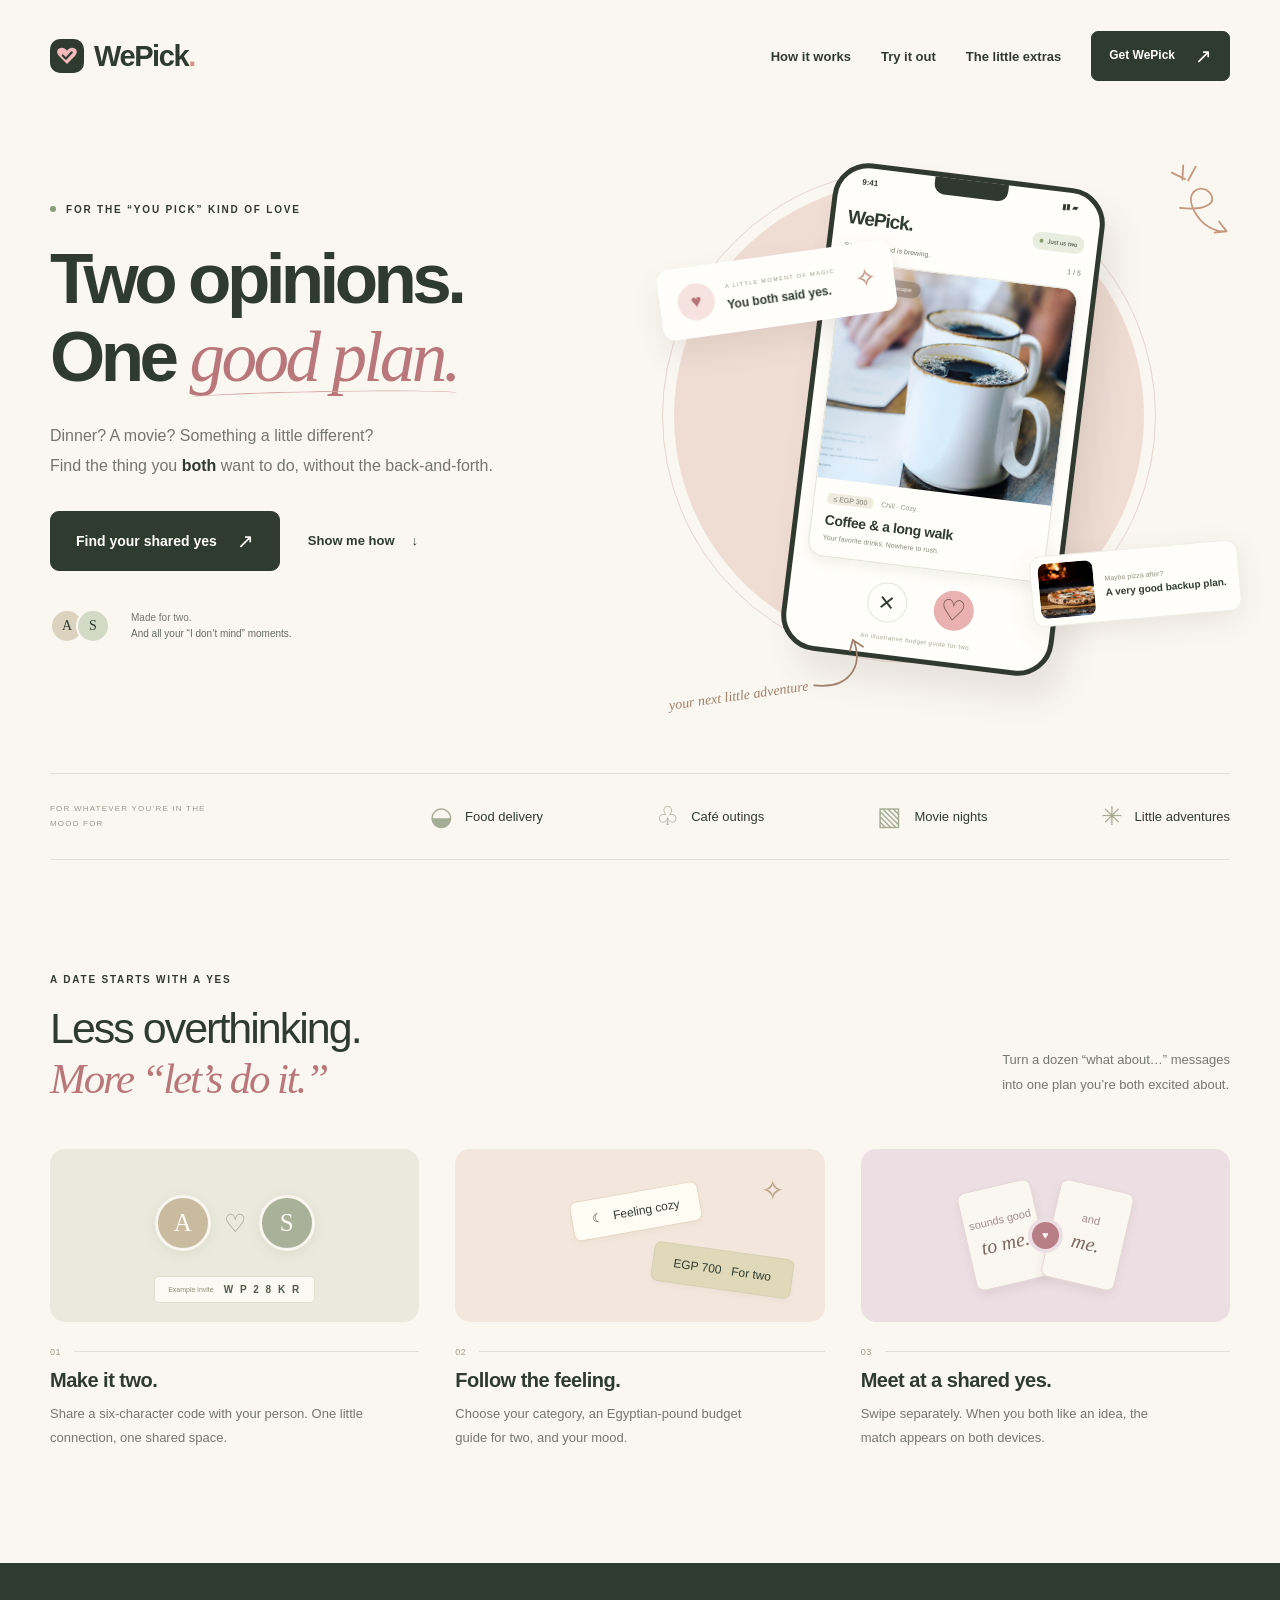
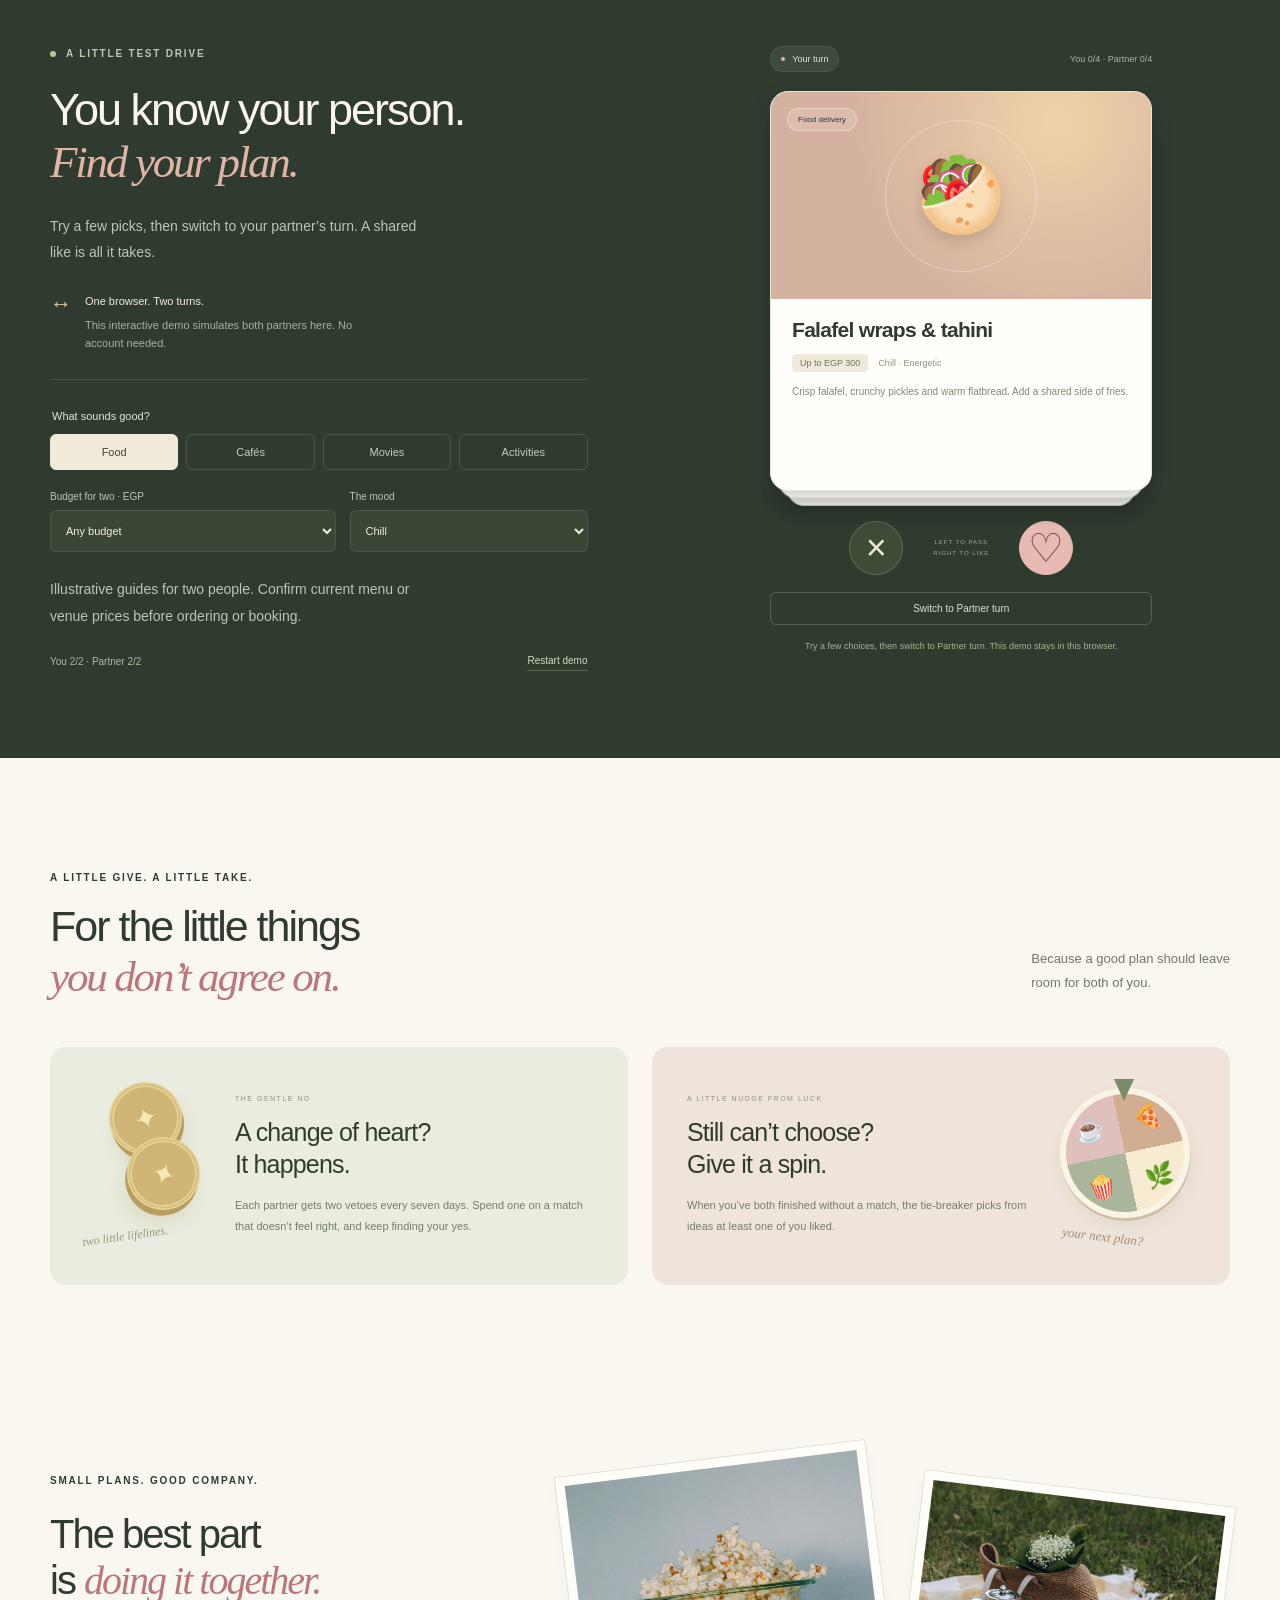
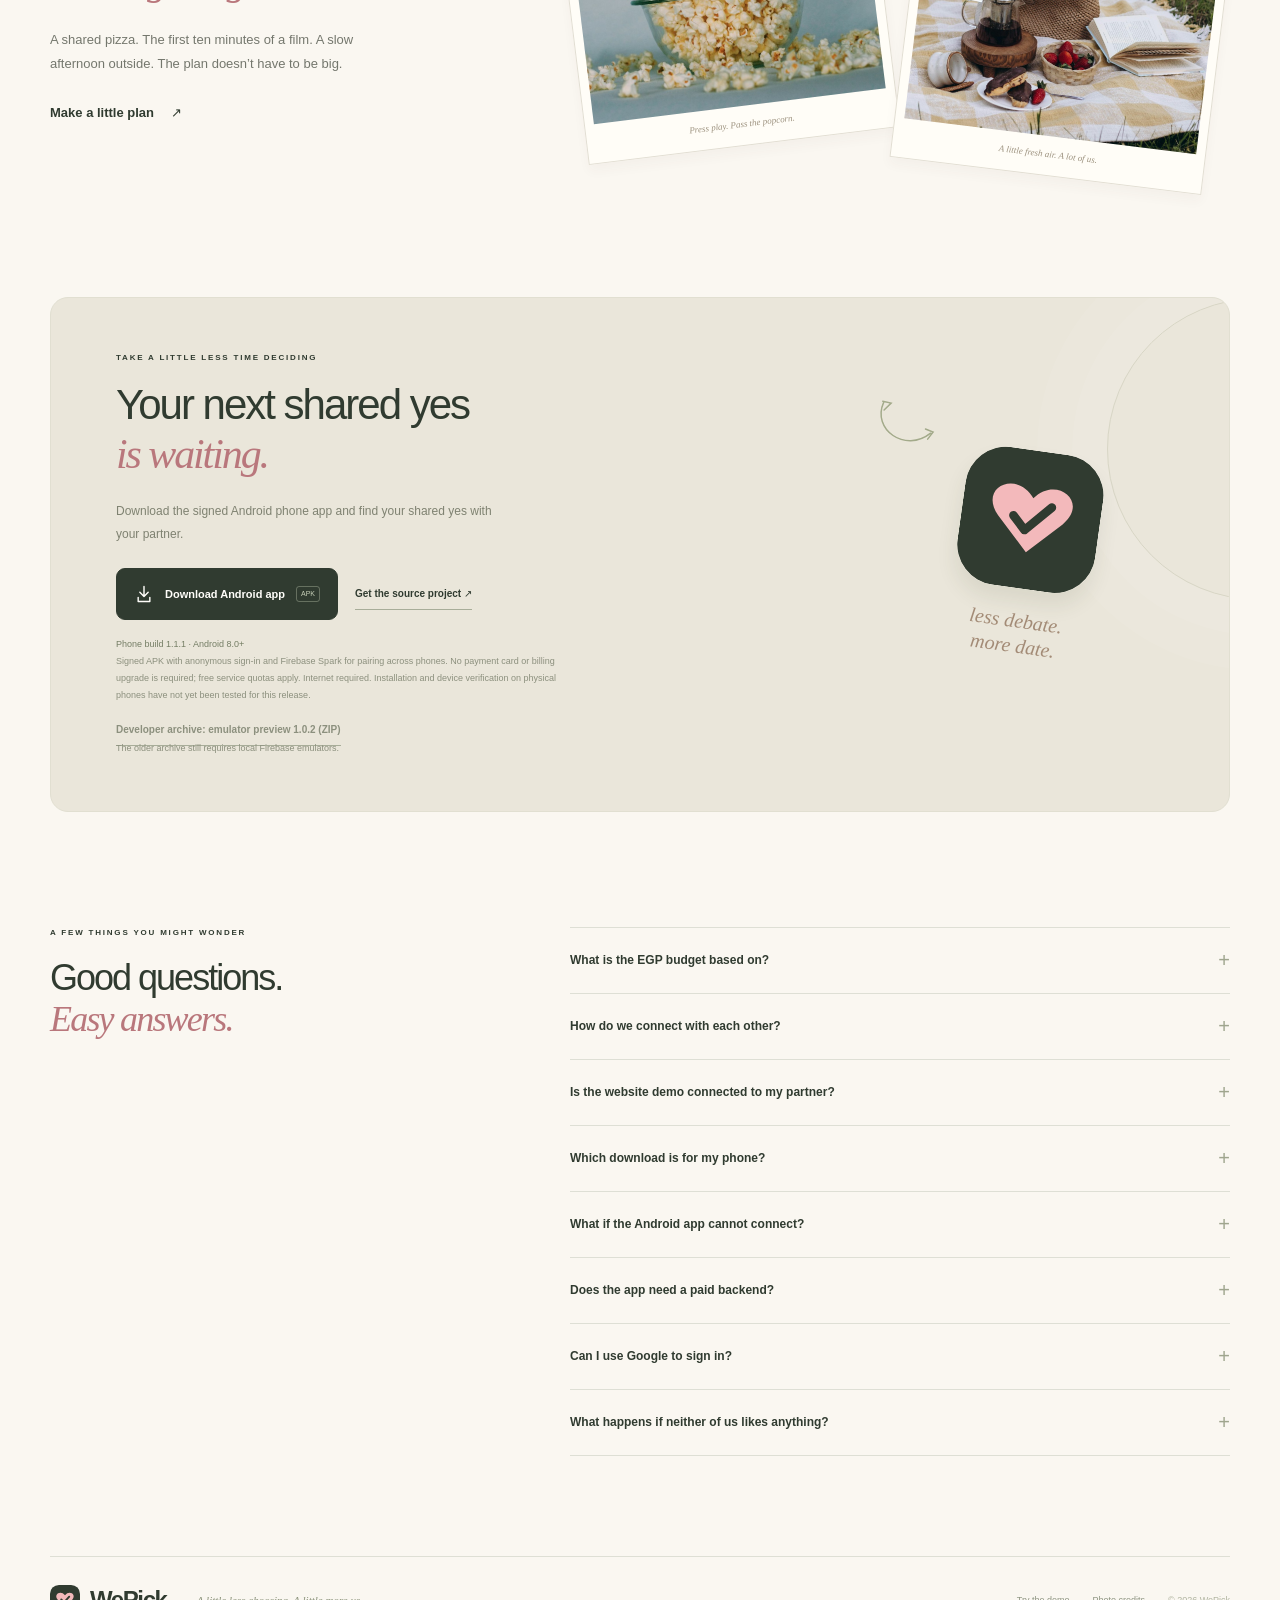
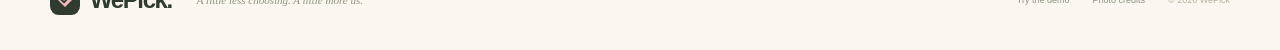
<file: docs/index.html>
<!doctype html>
<html lang="en">
<head>
  <meta charset="UTF-8">
  <meta name="viewport" content="width=device-width,initial-scale=1">
  <meta name="theme-color" content="#faf7f1">
  <meta name="description" content="Less debate. More date. WePick helps two partners find a shared yes on food, cafés, movies, and little adventures. Try the swipe demo and download the signed Android phone app.">
  <meta property="og:title" content="WePick — Less debate. More date.">
  <meta property="og:description" content="Two opinions. One good plan. Find your shared yes with WePick.">
  <meta property="og:type" content="website">
  <meta property="og:url" content="https://umito2.github.io/wepick/">
  <link rel="canonical" href="https://umito2.github.io/wepick/">
  <link rel="icon" type="image/svg+xml" href="./favicon.svg">
  <link rel="stylesheet" href="./styles.css?v=1.0.2">
  <script src="./app.js?v=1.0.2" defer></script>
  <title>WePick — Less debate. More date.</title>
</head>
<body>
  <a class="skip-link" href="#main">Skip to content</a>
  <header class="site-header wrap">
    <a class="brand" href="#" aria-label="WePick home"><img src="./favicon.svg" width="34" height="34" alt=""><span>WePick<span class="brand-dot">.</span></span></a>
    <button class="menu-toggle" id="menu-toggle" type="button" aria-expanded="false" aria-controls="site-navigation" aria-label="Open navigation"><span></span><span></span></button>
    <nav id="site-navigation" aria-label="Main navigation">
      <a href="#how-it-works">How it works</a><a href="#demo">Try it out</a><a href="#little-things">The little extras</a>
      <a class="button button-small nav-cta" href="#get-wepick">Get WePick <span aria-hidden="true">↗</span></a>
    </nav>
  </header>
  <main id="main">
    <section class="hero wrap" aria-labelledby="hero-title">
      <div class="hero-copy">
        <p class="eyebrow"><span class="status-dot"></span> FOR THE “YOU PICK” KIND OF LOVE</p>
        <h1 id="hero-title">Two opinions.<br>One <em>good plan.</em></h1>
        <p class="hero-description">Dinner? A movie? Something a little different?<br class="desktop-break"> Find the thing you <strong>both</strong> want to do, without the back-and-forth.</p>
        <div class="hero-actions"><a class="button" href="#demo">Find your shared yes <span aria-hidden="true">↗</span></a><a class="text-link" href="#how-it-works">Show me how <span aria-hidden="true">↓</span></a></div>
        <div class="hero-footnote"><div class="little-avatars" aria-hidden="true"><span>A</span><span>S</span></div><p>Made for two.<br><strong>And all your “I don’t mind” moments.</strong></p></div>
      </div>
      <div class="hero-visual" aria-label="An illustrated preview of choosing a coffee date together">
        <div class="hero-orbit orbit-one"></div><div class="hero-orbit orbit-two"></div>
        <svg class="doodle doodle-top" viewBox="0 0 90 100" fill="none" aria-hidden="true"><path d="M20 64c36-2 43-16 31-25-12-8-29 5-14 25 14 19 33 21 42 18M69 72l11 10-14 4M15 13l2 17M3 24l17 5M30 12l-6 18" stroke="currentColor" stroke-width="2.2" stroke-linecap="round" stroke-linejoin="round"/></svg>
        <div class="phone-frame">
          <div class="phone-top"><span>9:41</span><span class="phone-notch"></span><span aria-hidden="true">▮▮ ▰</span></div>
          <div class="phone-heading"><span class="phone-wordmark">WePick.</span><span class="live-pill"><i></i> Just us two</span></div>
          <div class="phone-subheading"><span>Something good is brewing.</span><span>1 / 5</span></div>
          <div class="phone-card">
            <img src="./images/coffee.jpg" alt="Two cups of coffee on a café table" width="1000" height="1500" fetchpriority="high">
            <span class="photo-tag">A little café escape</span>
            <div class="phone-card-copy"><div><span class="mini-tag" aria-label="Illustrative budget for two: up to EGP 300">≤ EGP 300</span><span class="mini-vibe">Chill · Cozy</span></div><h2>Coffee &amp; a long walk</h2><p>Your favorite drinks. Nowhere to rush.</p></div>
          </div>
          <div class="phone-actions" aria-hidden="true"><span class="phone-pass">×</span><span class="phone-heart">♡</span></div>
          <p class="phone-caption">An illustrative budget guide for two.</p>
        </div>
        <div class="match-note"><span class="match-icon" aria-hidden="true">♥</span><div><small>A LITTLE MOMENT OF MAGIC</small><strong>You both said yes.</strong></div><span class="sparkle" aria-hidden="true">✧</span></div>
        <div class="pizza-note"><img src="./images/pizza.jpg" alt="A wood-fired pizza to share" width="1000" height="668"><div><span>Maybe pizza after?</span><strong>A very good backup plan.</strong></div></div>
        <p class="handwritten">your next little adventure <svg viewBox="0 0 80 50" fill="none" aria-hidden="true"><path d="M3 8c20 34 50 32 67 7M59 17l12-5 1 14" stroke="currentColor" stroke-width="2" stroke-linecap="round"/></svg></p>
      </div>
    </section>
    <div class="category-strip wrap" aria-label="Four ways to make a plan"><span>FOR WHATEVER YOU’RE IN THE MOOD FOR</span><div><span><b aria-hidden="true">◒</b> Food delivery</span><span><b aria-hidden="true">♧</b> Café outings</span><span><b aria-hidden="true">▧</b> Movie nights</span><span><b aria-hidden="true">✳</b> Little adventures</span></div></div>

    <section class="how-section wrap section-space" id="how-it-works" aria-labelledby="how-title">
      <div class="section-heading"><div><p class="eyebrow">A DATE STARTS WITH A YES</p><h2 id="how-title">Less overthinking.<br><em>More “let’s do it.”</em></h2></div><p>Turn a dozen “what about…” messages<br>into one plan you’re both excited about.</p></div>
      <div class="steps">
        <article class="step"><div class="step-art pair-art" aria-hidden="true"><span class="person-avatar">A</span><span class="pair-line">♡</span><span class="person-avatar second">S</span><div class="example-code">Example invite <b>W P 2 8 K R</b></div></div><div class="step-number">01 <span></span></div><h3>Make it two.</h3><p>Share a six-character code with your person. One little connection, one shared space.</p></article>
        <article class="step"><div class="step-art mood-art" aria-hidden="true"><span class="floating-pill">☾ &nbsp; Feeling cozy</span><span class="floating-pill budget-pill">EGP 700 &nbsp; For two</span><span class="mood-star">✧</span></div><div class="step-number">02 <span></span></div><h3>Follow the feeling.</h3><p>Choose your category, an Egyptian-pound budget guide for two, and your mood.</p></article>
        <article class="step"><div class="step-art yes-art" aria-hidden="true"><span class="yes-card">sounds good<br><strong>to me.</strong></span><span class="yes-heart">♥</span><span class="yes-card second-card">and<br><strong>me.</strong></span></div><div class="step-number">03 <span></span></div><h3>Meet at a shared yes.</h3><p>Swipe separately. When you both like an idea, the match appears on both devices.</p></article>
      </div>
    </section>

    <section class="demo-section" id="demo" aria-labelledby="demo-title" tabindex="0">
      <div class="wrap demo-layout">
        <div class="demo-copy"><p class="eyebrow light-eyebrow"><span class="status-dot"></span> A LITTLE TEST DRIVE</p><h2 id="demo-title">You know your person.<br><em>Find your plan.</em></h2><p>Try a few picks, then switch to your partner’s turn. A shared like is all it takes.</p><div class="demo-disclaimer"><span aria-hidden="true">↔</span><div><strong>One browser. Two turns.</strong><p>This interactive demo simulates both partners here. No account needed.</p></div></div>
          <fieldset class="category-picker"><legend>What sounds good?</legend><div><button type="button" data-category="FOOD" aria-pressed="true" class="is-active">Food</button><button type="button" data-category="OUTINGS" aria-pressed="false">Cafés</button><button type="button" data-category="MOVIES" aria-pressed="false">Movies</button><button type="button" data-category="ACTIVITIES" aria-pressed="false">Activities</button></div></fieldset>
          <div class="demo-filter-row"><label for="demo-budget">Budget for two · EGP<select id="demo-budget" aria-describedby="budget-guide-note"><option value="LOW">Up to EGP 300</option><option value="MEDIUM">Up to EGP 700</option><option value="HIGH" selected>Any budget</option></select></label><label for="demo-mood">The mood<select id="demo-mood"><option value="CHILL" selected>Chill</option><option value="ENERGETIC">Energetic</option><option value="COZY">Cozy</option></select></label></div>
          <p class="budget-guide-note" id="budget-guide-note">Illustrative guides for two people. Confirm current menu or venue prices before ordering or booking.</p>
          <div class="demo-meta"><span id="token-count">You 2/2 · Partner 2/2</span><button type="button" id="restart-demo">Start fresh ↻</button></div>
        </div>
        <div class="demo-playground">
          <div class="demo-topline"><span><i></i><b id="demo-partner-label">Your turn</b></span><span id="demo-progress">Loading your ideas…</span></div>
          <div class="deck-wrap"><div id="demo-cards" aria-label="Swipeable ideas"></div><p id="empty-demo" hidden></p></div>
          <div class="demo-actions"><button id="pass-button" type="button" class="vote-button pass-button" aria-label="Pass on this idea" disabled><span aria-hidden="true">×</span></button><span>LEFT TO PASS<br>RIGHT TO LIKE</span><button id="like-button" type="button" class="vote-button like-button" aria-label="Like this idea" disabled><span aria-hidden="true">♡</span></button></div>
          <button id="partner-toggle" class="turn-button" type="button" disabled>Switch to Partner turn</button><button id="spin-button" class="spin-button" type="button" hidden>Let a little luck decide ↻</button>
          <p id="demo-status" role="status" aria-live="polite">Loading the browser demo…</p><noscript><p>Enable JavaScript to try the swipe demo. You can still explore and download WePick below.</p></noscript>
        </div>
      </div>
    </section>

    <section class="extras-section wrap section-space" id="little-things" aria-labelledby="extras-title">
      <div class="section-heading"><div><p class="eyebrow">A LITTLE GIVE. A LITTLE TAKE.</p><h2 id="extras-title">For the little things<br><em>you don’t agree on.</em></h2></div><p>Because a good plan should leave<br>room for both of you.</p></div>
      <div class="extras-grid"><article class="veto-panel"><div class="token-illustration" aria-hidden="true"><span>✦</span><span>✦</span><i>two little lifelines.</i></div><div><span class="small-label">THE GENTLE NO</span><h3>A change of heart?<br>It happens.</h3><p>Each partner gets two vetoes every seven days. Spend one on a match that doesn’t feel right, and keep finding your yes.</p></div></article><article class="luck-panel"><div><span class="small-label">A LITTLE NUDGE FROM LUCK</span><h3>Still can’t choose?<br>Give it a spin.</h3><p>When you’ve both finished without a match, the tie-breaker picks from ideas at least one of you liked.</p></div><div class="roulette-illustration" aria-hidden="true"><div class="roulette-pointer"></div><div class="roulette-wheel"><span>☕</span><span>🍕</span><span>🍿</span><span>🌿</span></div><b>your next plan?</b></div></article></div>
    </section>

    <section class="possibilities wrap" aria-labelledby="possibilities-title"><div class="possibilities-copy"><p class="eyebrow">SMALL PLANS. GOOD COMPANY.</p><h2 id="possibilities-title">The best part<br>is <em>doing it together.</em></h2><p>A shared pizza. The first ten minutes of a film. A slow afternoon outside. The plan doesn’t have to be big.</p><a class="text-link" href="#demo">Make a little plan <span aria-hidden="true">↗</span></a></div><div class="moment-gallery"><figure class="moment-image movie-moment"><img src="./images/movie-night.jpg" alt="A bowl of popcorn for a movie night" loading="lazy" width="1000" height="665"><figcaption>Press play. Pass the popcorn.</figcaption></figure><figure class="moment-image picnic-moment"><img src="./images/picnic.jpg" alt="Tea and strawberries on a picnic blanket" loading="lazy" width="1000" height="1500"><figcaption>A little fresh air. A lot of us.</figcaption></figure></div></section>

    <section class="download-section wrap section-space" id="get-wepick" aria-labelledby="download-title"><div class="download-card"><div class="download-copy"><p class="eyebrow">TAKE A LITTLE LESS TIME DECIDING</p><h2 id="download-title">Your next shared yes<br><em>is waiting.</em></h2><p>Download the signed Android phone app and find your shared yes with your partner.</p><div class="download-actions"><a class="button" href="./downloads/WePick-1.1.1.apk" download="WePick-1.1.1.apk"><svg viewBox="0 0 24 24" width="20" height="20" fill="none" stroke="currentColor" stroke-width="1.7" aria-hidden="true"><path d="M12 3v12m-5-5 5 5 5-5M5 16v5h14v-5" stroke-linecap="round" stroke-linejoin="round"/></svg>Download Android app <span class="file-type">APK</span></a><a class="source-link" href="./downloads/wepick-mvp.zip?v=1.1.1" download>Get the source project ↗</a></div><p class="download-note"><strong>Phone build 1.1.1 · Android 8.0+</strong><br>Signed APK with anonymous sign-in and Firebase Spark for pairing across phones. No payment card or billing upgrade is required; free service quotas apply. Internet required. Installation and device verification on physical phones have not yet been tested for this release.</p><p class="download-note"><a class="source-link" href="https://github.com/Umito2/wepick/releases/tag/v1.0.2-emulator-preview">Developer archive: emulator preview 1.0.2 (ZIP)</a><br>The older archive still requires local Firebase emulators.</p></div><div class="download-mark" aria-hidden="true"><img src="./favicon.svg" alt="" width="160" height="160"><span>less debate.<br>more date.</span><svg viewBox="0 0 100 65" fill="none"><path d="M10 21c6 39 62 42 76 0M8 20l11-4-3 13M77 20l11-2-1 12" stroke="currentColor" stroke-width="2" stroke-linecap="round"/></svg></div></div></section>

    <section class="faq-section wrap" aria-labelledby="faq-title"><div><p class="eyebrow">A FEW THINGS YOU MIGHT WONDER</p><h2 id="faq-title">Good questions.<br><em>Easy answers.</em></h2></div><div class="faq-list"><details><summary>What is the EGP budget based on?<span aria-hidden="true">+</span></summary><p>These are illustrative spending tiers for two people: up to EGP 300, EGP 301–700, and over EGP 700. Choose “Up to EGP 700” to include the first two tiers, or “Any budget” to see all ideas. The demo uses preloaded ideas and does not fetch live menu prices. Confirm current costs with the restaurant or venue.</p></details><details><summary>How do we connect with each other?<span aria-hidden="true">+</span></summary><p>Install the 1.1.1 Android phone build on both phones and continue anonymously. One partner creates a six-character invite code; the other enters it to join the same couple room. Either partner can then start a shared round through the live Firebase backend.</p></details><details><summary>Is the website demo connected to my partner?<span aria-hidden="true">+</span></summary><p>The website demo runs in this browser. Switch between the two turns to try both partners’ choices. Real partner pairing and device sync are part of the Android app and require its Firebase backend.</p></details><details><summary>Which download is for my phone?<span aria-hidden="true">+</span></summary><p>Choose WePick-1.1.1.apk for an Android 8.0+ phone. It is a signed build configured for the live backend, with no local emulator setup. Installation and device verification on physical phones have not yet been tested for this release. The older emulator preview ZIP is retained as a developer archive and needs its local Firebase backend.</p></details><details><summary>What if the Android app cannot connect?<span aria-hidden="true">+</span></summary><p>The 1.1.1 phone build connects over the internet. Check your connection and use the retry control, or open Try browser demo to try both turns on one page. If you installed the older 1.0.2 emulator preview, use the phone APK instead; that archive still requires local Firebase setup. A valid invite waiting for your partner continues listening normally.</p></details><details><summary>Does the app need a paid backend?<span aria-hidden="true">+</span></summary><p>No. This build uses Firebase Authentication and Cloud Firestore on the no-cost Spark plan, without Cloud Functions or a billing account. Free quotas apply, so sync may pause if the shared service allowance is exhausted. The tie-breaker stores one shared choice from eligible likes; it does not call a paid AI service.</p></details><details><summary>Can I use Google to sign in?<span aria-hidden="true">+</span></summary><p>This phone build uses anonymous sign-in, so you do not need a Google account or password. The Google button stays hidden until Google OAuth is configured for the Android app.</p></details><details><summary>What happens if neither of us likes anything?<span aria-hidden="true">+</span></summary><p>If there are no remaining likes, start a new round with a different mood or category. The tie-breaker only chooses from ideas at least one partner liked, and it always excludes vetoed items.</p></details></div></section>
  </main>
  <footer class="site-footer wrap"><a class="brand" href="#"><img src="./favicon.svg" width="30" height="30" alt=""><span>WePick.</span></a><p>A little less choosing. A little more us.</p><div><a href="#demo">Try the demo</a><a href="./credits.html">Photo credits</a><span>© 2026 WePick</span></div></footer>

  <dialog id="match-dialog" aria-labelledby="match-title" aria-describedby="match-description"><div class="match-dialog-inner"><button class="dialog-close" id="close-match-button" type="button" aria-label="Close match details">×</button><div class="match-dialog-heart" aria-hidden="true">♥</div><p class="eyebrow" id="match-eyebrow">YOUR SHARED YES</p><h2 id="match-title">It’s a match!</h2><p id="match-source" class="match-source"></p><h3 id="match-item"></h3><p id="match-description"></p><button type="button" class="button" id="next-round-button">Try another round ↗</button><button type="button" class="veto-dialog-button" id="veto-button">Use a veto</button><p class="dialog-note">Browser demo · your picks stay in this page.</p></div></dialog>
</body>
</html>
</file>
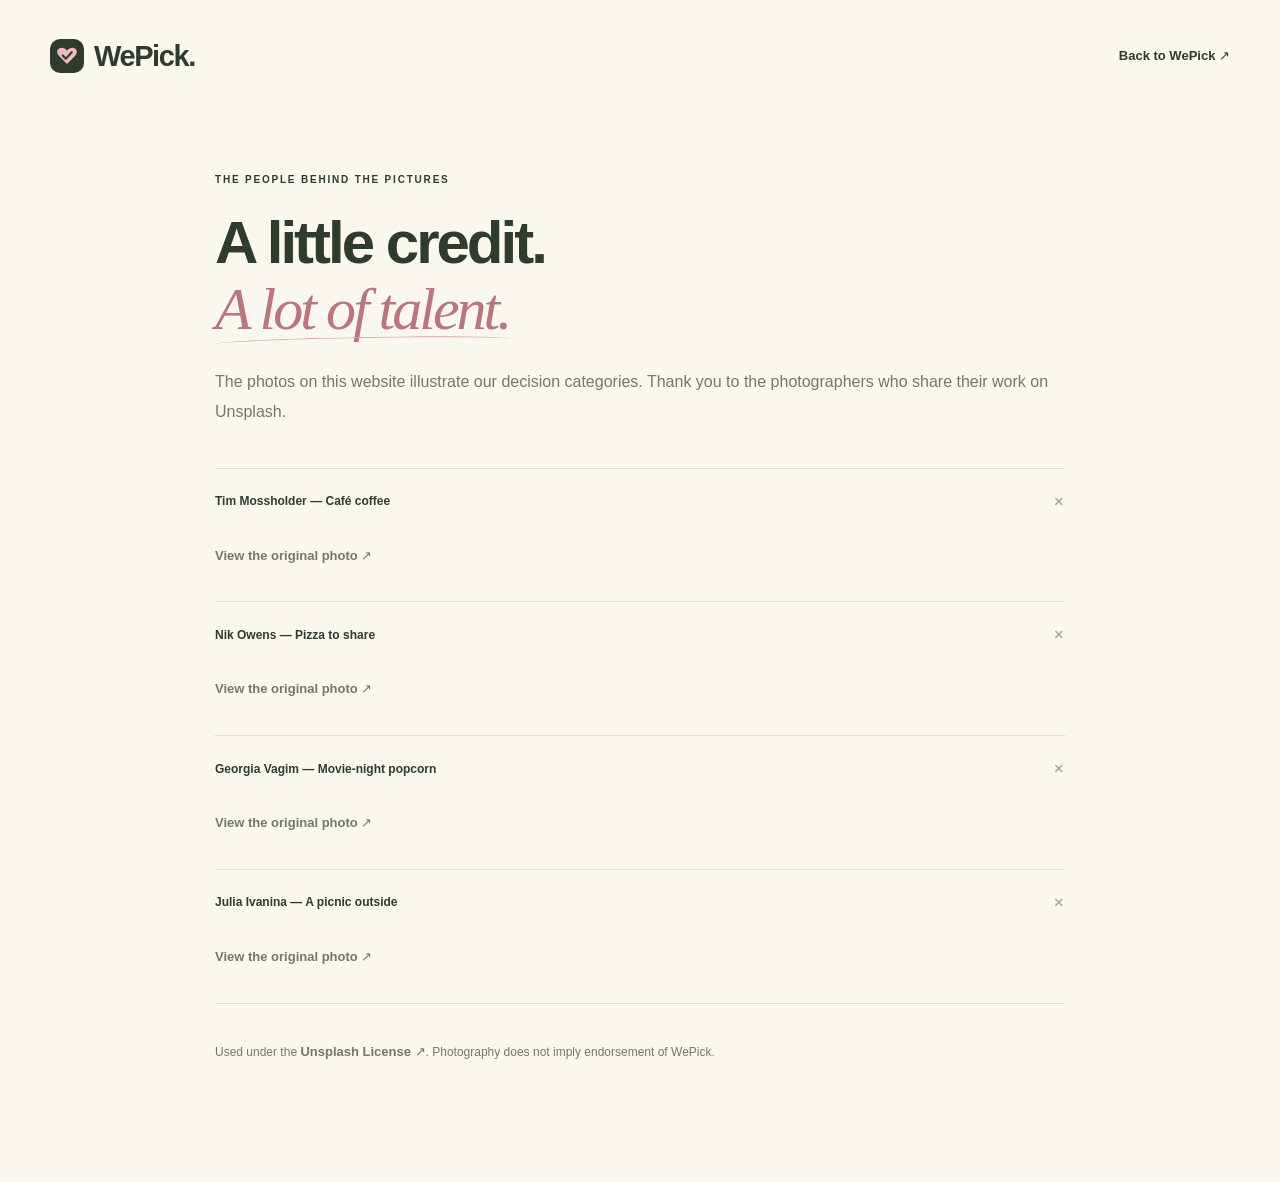
<file: docs/credits.html>
<!doctype html>
<html lang="en"><head><meta charset="UTF-8"><meta name="viewport" content="width=device-width,initial-scale=1"><title>Photo credits — WePick</title><meta name="description" content="Credits for the photographers whose work illustrates the WePick website."><link rel="icon" href="./favicon.svg" type="image/svg+xml"><link rel="stylesheet" href="./styles.css"></head><body><header class="site-header wrap"><a class="brand" href="./"><img src="./favicon.svg" width="34" height="34" alt=""><span>WePick.</span></a><a class="text-link" href="./">Back to WePick ↗</a></header><main class="wrap" style="max-width:850px;padding-block:60px 100px"><p class="eyebrow">THE PEOPLE BEHIND THE PICTURES</p><h1 style="font-size:60px;letter-spacing:-3px">A little credit.<br><em>A lot of talent.</em></h1><p style="line-height:1.9;color:var(--muted)">The photos on this website illustrate our decision categories. Thank you to the photographers who share their work on Unsplash.</p><div class="faq-list" style="margin-top:40px"><details open><summary>Tim Mossholder — Café coffee<span aria-hidden="true">+</span></summary><p><a class="text-link" href="https://unsplash.com/photos/two-cups-of-coffee-sit-on-a-table-mgvCv7Ht5hw" target="_blank" rel="noopener noreferrer">View the original photo ↗</a></p></details><details open><summary>Nik Owens — Pizza to share<span aria-hidden="true">+</span></summary><p><a class="text-link" href="https://unsplash.com/photos/pizza-on-brown-wooden-table-40OJLYVWeeM" target="_blank" rel="noopener noreferrer">View the original photo ↗</a></p></details><details open><summary>Georgia Vagim — Movie-night popcorn<span aria-hidden="true">+</span></summary><p><a class="text-link" href="https://unsplash.com/photos/popcorns-on-clear-glass-bowl-ny-lHmsHYHk" target="_blank" rel="noopener noreferrer">View the original photo ↗</a></p></details><details open><summary>Julia Ivanina — A picnic outside<span aria-hidden="true">+</span></summary><p><a class="text-link" href="https://unsplash.com/photos/a-picnic-blanket-on-the-grass-with-a-tea-pot-book-strawberries-EXuqL_hiF2Q" target="_blank" rel="noopener noreferrer">View the original photo ↗</a></p></details></div><p style="font-size:12px;color:var(--muted);margin-top:30px">Used under the <a class="text-link" href="https://unsplash.com/license" target="_blank" rel="noopener noreferrer">Unsplash License ↗</a>. Photography does not imply endorsement of WePick.</p></main></body></html>
</file>
<file: docs/styles.css>
@charset "UTF-8";
:root{--paper:#faf7f1;--ink:#303b30;--muted:#74776d;--rose:#d68f91;--rose-light:#f1d9d4;--line:#dedfd5;--cream:#f1eee5;--sage:#e2e7d8;--white:#fffefa;--radius:24px;font-family:"Avenir Next","Segoe UI",Arial,sans-serif;color:var(--ink);background:var(--paper);font-synthesis:none}
*{box-sizing:border-box}html{scroll-behavior:smooth;scroll-padding-top:25px}body{margin:0}button,input,select{font:inherit}button,a,select{-webkit-tap-highlight-color:transparent}button,a{touch-action:manipulation}a{color:inherit;text-decoration:none}button{cursor:pointer}img{max-width:100%;display:block}button:disabled{cursor:wait;opacity:.45}button:focus-visible,a:focus-visible,select:focus-visible,summary:focus-visible,.demo-card:focus-visible{outline:3px solid #d5895b;outline-offset:5px}button{border:0}[hidden]{display:none!important}::selection{background:#ecc7c7;color:#202b22}.wrap{width:min(1180px,calc(100% - 96px));margin-inline:auto}.section-space{padding-top:112px;padding-bottom:112px}.skip-link{position:fixed;top:-100px;left:20px;z-index:20;padding:14px;background:var(--ink);color:white}.skip-link:focus{top:10px}
.site-header{height:112px;display:flex;align-items:center;justify-content:space-between;gap:35px}.brand{display:inline-flex;align-items:center;gap:10px;font-size:29px;font-weight:750;letter-spacing:-1.4px;white-space:nowrap}.brand-dot{color:var(--rose)}.site-header nav{display:flex;align-items:center;gap:30px;font-size:13px;font-weight:550}.site-header nav>a:not(.button){padding-block:14px}.site-header nav>a:not(.button):hover{color:#a45d64}.button{display:inline-flex;justify-content:center;align-items:center;gap:20px;min-height:54px;padding:16px 25px;background:var(--ink);border:1px solid var(--ink);border-radius:9px;color:var(--white);font-size:14px;font-weight:600;line-height:1.3;transition:background .2s,transform .2s}.button:hover{background:#455540;transform:translateY(-2px)}.button>span:not(.file-type){font-size:20px;font-weight:400}.button-small{min-height:44px;padding:11px 17px;font-size:12px;border-radius:7px}.menu-toggle{display:none}.eyebrow{font-size:10px;line-height:1.5;letter-spacing:1.8px;font-weight:650;display:flex;align-items:center;gap:10px;margin:0 0 23px}.status-dot{width:6px;height:6px;border-radius:50%;background:#8b9d7a;flex-shrink:0}.hero{display:grid;grid-template-columns:1.02fr 1fr;gap:20px;align-items:center;min-height:640px;padding-top:15px;padding-bottom:60px}.hero-copy{position:relative;z-index:1;padding-top:5px}h1,h2,h3,p{margin-top:0}h1{font-size:clamp(48px,5.55vw,76px);font-weight:550;letter-spacing:-4.6px;line-height:1.1;margin-bottom:25px}em{font-family:Georgia,"Times New Roman",serif;font-weight:400;color:#b9777c;letter-spacing:-.05em}h1 em{position:relative;white-space:nowrap}h1 em:after{content:"";position:absolute;left:0;right:0;bottom:-4px;height:8px;border-top:1.5px solid #d4a6a2;border-radius:50%;transform:rotate(-1deg)}.hero-description{font-size:16px;line-height:1.85;color:#73766b;max-width:470px}.hero-description strong{font-weight:600;color:var(--ink)}.hero-actions{display:flex;align-items:center;gap:28px;margin-top:31px}.text-link{display:inline-flex;align-items:center;gap:17px;font-weight:600;font-size:13px;padding:10px 0;border-bottom:1px solid transparent}.text-link:hover{border-color:var(--ink)}.hero-footnote{display:flex;align-items:center;gap:13px;margin-top:38px}.little-avatars{display:flex;padding-right:8px}.little-avatars span{width:34px;height:34px;border-radius:50%;display:grid;place-items:center;background:#dcd3bf;border:2px solid var(--paper);font-family:Georgia,serif;font-size:14px}.little-avatars span+span{background:#d2d9c5;margin-left:-8px}.hero-footnote p{font-size:10px;line-height:1.65;color:var(--muted);margin:0}.hero-footnote strong{font-weight:450;color:#636b5f}
.hero-visual{height:586px;position:relative;display:flex;justify-content:center;align-items:center;isolation:isolate}.hero-orbit{position:absolute;width:470px;height:470px;border-radius:50%;z-index:-2;background:#efddd4;top:54px;left:18px}.orbit-two{width:494px;height:494px;background:transparent;border:1px solid #e5d5cc;top:42px;left:6px}.phone-frame{width:274px;background:var(--white);padding:10px 13px 12px;border:5px solid #30392f;border-radius:36px;box-shadow:15px 22px 32px #423a281a;transform:rotate(7deg);position:relative}.phone-top{display:flex;justify-content:space-between;align-items:center;position:relative;padding:0 10px 11px;font-size:8px;font-weight:650}.phone-notch{height:17px;width:74px;background:#30392f;border-radius:0 0 10px 10px;position:absolute;left:50%;top:-10px;transform:translateX(-50%)}.phone-heading{display:flex;align-items:center;justify-content:space-between;margin:10px 0 13px}.phone-wordmark{font-size:19px;font-weight:750;letter-spacing:-1px}.live-pill{font-size:6px;padding:6px 7px;border-radius:20px;background:#e9eddf;display:flex;align-items:center;gap:4px}.live-pill i,.demo-topline i{height:4px;width:4px;background:#8c9d73;border-radius:50%;display:inline-block}.phone-subheading{display:flex;justify-content:space-between;gap:10px;font-size:7px;color:#74796d;margin-bottom:13px}.phone-card{border:1px solid #e2e2d8;border-radius:15px;overflow:hidden;position:relative;box-shadow:0 6px 12px #303b3010}.phone-card>img{width:100%;height:217px;object-fit:cover;object-position:50% 63%}.photo-tag{position:absolute;left:11px;top:11px;border:1px solid #ffffff50;border-radius:20px;padding:5px 9px;font-size:6px;background:#28232140;backdrop-filter:blur(3px);color:white}.phone-card-copy{padding:14px 13px 15px}.phone-card-copy>div{display:flex;align-items:center;gap:8px}.mini-tag{border-radius:4px;background:#efebdf;color:#777a6c;padding:2px 6px;font-size:7px}.mini-vibe{font-size:7px;color:#939889}.phone-card h2{font-size:14px;letter-spacing:-.4px;line-height:1.3;margin:7px 0 5px;font-weight:650}.phone-card p{margin:0;color:#888b7e;font-size:7px}.phone-actions{display:flex;justify-content:center;align-items:center;gap:27px;margin-top:18px}.phone-actions span{width:40px;height:40px;border-radius:50%;border:1px solid #e5e5dd;display:grid;place-items:center;font-size:27px}.phone-actions .phone-heart{background:#e9b1b2;color:#6b4b4a;border-color:#e9b1b2;font-size:29px}.phone-caption{text-align:center;font-size:6px;color:#a0a18f;letter-spacing:.5px;margin:12px 0 2px}.match-note{position:absolute;left:3px;top:128px;display:flex;align-items:center;gap:12px;border:1px solid #ffffff;background:#fffefa;box-shadow:0 14px 30px #4d403319;border-radius:12px;padding:16px 17px;transform:rotate(-8deg);z-index:2}.match-icon{display:grid;place-items:center;width:37px;height:37px;border-radius:50%;color:#b77378;background:#f6e2df;font-size:18px}.match-note small{display:block;font-size:6px;letter-spacing:1.1px;color:#999c8e;margin-bottom:6px}.match-note strong{font-size:12px;font-weight:600}.sparkle{font-size:25px;color:#b77c6e;margin-left:7px}.pizza-note{position:absolute;right:-10px;bottom:94px;background:var(--white);padding:7px 13px 7px 7px;display:flex;align-items:center;gap:11px;border:1px solid #efeee5;border-radius:12px;box-shadow:0 8px 28px #4d40331a;transform:rotate(-5deg);z-index:2}.pizza-note img{height:55px;width:55px;border-radius:8px;object-fit:cover}.pizza-note span{display:block;font-size:7px;color:#909582;margin-bottom:5px}.pizza-note strong{display:block;font-size:10px;font-weight:550}.handwritten{position:absolute;left:12px;bottom:-3px;display:flex;align-items:center;gap:4px;transform:rotate(-8deg);font-family:Georgia,serif;font-style:italic;color:#9f806c;font-size:14px}.handwritten svg{width:70px;height:47px;transform:rotate(-45deg);margin-top:-25px}.doodle{position:absolute;color:#c3987f;width:75px;height:90px;right:-10px;top:28px;transform:rotate(10deg)}
.category-strip{display:flex;justify-content:space-between;align-items:center;gap:25px;border-top:1px solid var(--line);border-bottom:1px solid var(--line);padding-block:27px}.category-strip>span{font-size:8px;letter-spacing:1.2px;color:#969b8c;max-width:170px;line-height:1.8}.category-strip>div{display:flex;justify-content:space-between;gap:35px;flex:1;max-width:800px}.category-strip>div>span{font-size:13px;white-space:nowrap;display:flex;align-items:center;gap:12px}.category-strip b{font-size:26px;font-weight:400;color:#a4ad94}.section-heading{display:flex;align-items:flex-end;justify-content:space-between;gap:40px;margin-bottom:45px}.section-heading .eyebrow{margin-bottom:17px}h2{font-size:43px;line-height:1.16;letter-spacing:-2px;font-weight:500;margin-bottom:0}.section-heading>p{font-size:13px;line-height:1.9;color:var(--muted);padding-bottom:6px;margin:0 0 0 auto}.steps{display:grid;grid-template-columns:repeat(3,1fr);gap:36px}.step-art{height:173px;border-radius:15px;display:flex;align-items:center;justify-content:center;position:relative;overflow:hidden}.pair-art{background:#e9eadd;padding-bottom:24px;gap:13px}.person-avatar{border:3px solid #f8f6ee;background:#c9bba0;color:#fefbf3;width:56px;height:56px;display:grid;place-items:center;border-radius:50%;font-family:Georgia,serif;font-size:25px;box-shadow:0 3px 12px #6f76591b}.person-avatar.second{background:#a9b298}.pair-line{color:#939d82;font-size:25px}.example-code{position:absolute;bottom:19px;display:flex;align-items:center;gap:10px;background:#fafaf3;border:1px solid #dedfce;padding:7px 13px;border-radius:5px;font-size:7px;color:#8f927d}.example-code b{font-size:10px;letter-spacing:2px;color:#515d48}.mood-art{background:#f3e7dd}.floating-pill{padding:12px 20px;border:1px solid #e8d6c4;border-radius:7px;background:#fffcf3;box-shadow:0 3px 5px #7c603c0c;font-size:12px;transform:rotate(-10deg) translateY(-24px)}.budget-pill{position:absolute;transform:rotate(8deg);bottom:32px;right:32px;background:#dfd9b9;border-color:#d5d0b3}.mood-star{position:absolute;top:25px;right:41px;color:#b59d7e;font-size:28px}.yes-art{background:#ecdfe4;gap:9px}.yes-card{width:75px;height:100px;background:#faf7f0;border:1px solid #e6d7d7;display:flex;flex-direction:column;justify-content:center;align-items:center;transform:rotate(-13deg);border-radius:8px;font-size:11px;line-height:1.55;color:#a08e8a;box-shadow:0 5px 10px #4f303015}.yes-card strong{color:#7d685f;font-family:Georgia,serif;font-size:20px;font-style:italic;font-weight:400}.second-card{transform:rotate(13deg)}.yes-heart{position:absolute;z-index:1;background:#b77e86;color:#fff3f1;width:35px;height:35px;border:4px solid #ecdfe4;display:grid;place-items:center;border-radius:50%;font-size:11px}.step-number{display:flex;align-items:center;gap:13px;margin:25px 0 12px;font-size:9px;letter-spacing:.5px;color:#a09a87}.step-number span{height:1px;background:var(--line);flex:1}.step h3{font-size:20px;font-weight:550;letter-spacing:-.5px;margin-bottom:10px}.step>p{font-size:13px;line-height:1.9;color:var(--muted);margin:0;max-width:320px}
.demo-section{background:#303b30;color:var(--paper);padding:83px 0 87px;scroll-margin-top:0;overflow:hidden}.demo-section:focus{outline:none}.demo-section:focus-visible{outline:3px solid #d6a491;outline-offset:-5px}.demo-layout{display:grid;grid-template-columns:1fr 1fr;gap:105px;align-items:center}.light-eyebrow{color:#bdc7b1}.light-eyebrow .status-dot{background:#b9c597}.demo-copy h2{font-size:45px;color:#faf6ec}.demo-copy h2 em{color:#e0b4a6}.demo-copy>p:not(.eyebrow){font-size:14px;color:#bdc6b5;line-height:1.9;max-width:380px;margin-top:24px}.demo-disclaimer{display:flex;align-items:flex-start;gap:13px;margin:25px 0 30px;padding-bottom:26px;border-bottom:1px solid #b8c3a62b}.demo-disclaimer>span{font-size:22px;color:#d4c6a2}.demo-disclaimer strong{font-size:11px;color:#f2eddd;font-weight:500}.demo-disclaimer p{font-size:11px;line-height:1.7;color:#a6b39b;max-width:280px;margin:7px 0 0}.category-picker{border:0;padding:0;margin:0}.category-picker legend{font-size:11px;margin-bottom:12px;color:#e2e6d7}.category-picker>div{display:grid;grid-template-columns:repeat(4,1fr);gap:8px}.category-picker button{border:1px solid #7c88745c;background:transparent;color:#c4cdb9;padding:11px 8px;border-radius:6px;font-size:11px;transition:background .2s}.category-picker button.is-active{background:#f2ead8;border-color:#f2ead8;color:#3a4935}.category-picker button:hover{background:#4c5b44}.category-picker button.is-active:hover{background:#fff7e7}.demo-filter-row{display:grid;grid-template-columns:1.2fr 1fr;gap:14px;margin-top:21px}.demo-filter-row label{font-size:10px;color:#bbc8ad;display:flex;flex-direction:column;gap:8px}.demo-filter-row select{padding:11px 30px 11px 11px;background:#3a4736;color:#f1eee3;border:1px solid #6c7d6155;border-radius:6px;min-height:42px;font-size:11px;width:100%}.demo-meta{margin-top:22px;display:flex;align-items:center;justify-content:space-between;gap:12px;font-size:10px;color:#aeba9e}.demo-meta button{background:transparent;color:#d2d8c4;border-bottom:1px solid #93a08266;padding:4px 0;font-size:10px}
.demo-playground{max-width:382px;width:100%;margin-inline:auto}.demo-topline{display:flex;align-items:center;justify-content:space-between;gap:12px;font-size:9px;color:#a8b69c;margin-bottom:19px}.demo-topline>span:first-child{display:flex;align-items:center;gap:7px;background:#e7eadb15;color:#e2e8d7;border:1px solid #d8dfc717;padding:7px 10px;border-radius:20px}.demo-topline b{font-weight:500}.demo-topline i{background:#d7bea0}.deck-wrap{position:relative;height:400px}#demo-cards{position:absolute;inset:0;perspective:800px}.demo-card{position:absolute;inset:0;background:var(--white);color:var(--ink);border:1px solid #e8e6dd;border-radius:18px;overflow:hidden;box-shadow:0 8px 20px #151e1833;transform-origin:50% 80%;will-change:transform,opacity;user-select:none;cursor:grab;touch-action:pan-y}.demo-card.is-dragging{cursor:grabbing}.card-visual{height:207px;position:relative;display:grid;place-items:center;overflow:hidden;background:#cbd4bb}.visual-food{background:radial-gradient(circle at 75% 15%,#efd2a8,transparent 60%),#d5b2a0}.visual-outings{background:radial-gradient(circle at 80% 20%,#c2c8b1,transparent 60%),#9ba58b}.visual-movies{background:radial-gradient(circle at 80% 20%,#e0cbd8,transparent 60%),#b5a3c2}.visual-activities{background:radial-gradient(circle at 80% 20%,#f2dbb1,transparent 60%),#d6c092}.card-visual:after{content:"";position:absolute;width:150px;height:150px;border:1px solid #fff5;border-radius:50%;z-index:0}.card-emoji{font-size:72px;z-index:1;filter:drop-shadow(0 6px 7px #0002)}.card-category{position:absolute;top:16px;left:16px;border:1px solid #ffffff55;background:#ffffff24;border-radius:20px;padding:6px 10px;font-size:8px;color:#303b30;z-index:2}.card-body{padding:18px 21px}.card-body h3{font-size:21px;letter-spacing:-.7px;font-weight:600;line-height:1.2;margin:0 0 12px}.card-tags{display:flex;align-items:center;gap:10px;font-size:9px;margin-bottom:11px}.price-tag{background:#f0e9dc;border-radius:4px;padding:4px 8px;color:#6d765d}.vibe-tag{color:#8e957f}.description{font-size:10px;line-height:1.75;color:#828879;margin:0;display:-webkit-box;-webkit-line-clamp:3;-webkit-box-orient:vertical;overflow:hidden}.vote-badge{position:absolute;top:70px;border:3px solid white;color:white;font-weight:750;padding:4px 12px;font-size:27px;border-radius:5px;z-index:3;pointer-events:none}.vote-badge.like{right:20px;transform:rotate(12deg);background:#537c4c44}.vote-badge.pass{left:20px;transform:rotate(-12deg);background:#b75a6b44}.demo-card[data-item-id="food-pizza-duo"] .card-visual{background:linear-gradient(#0002,#0002),url('./images/pizza.jpg') center/cover}.demo-card[data-item-id="cafe-coffee-stroll"] .card-visual{background:linear-gradient(#0002,#0002),url('./images/coffee.jpg') 50% 60%/cover}.demo-card[data-item-id="activity-picnic"] .card-visual{background:linear-gradient(#0002,#0002),url('./images/picnic.jpg') 50% 70%/cover}.demo-card[data-item-id="food-pizza-duo"] .card-category,.demo-card[data-item-id="cafe-coffee-stroll"] .card-category,.demo-card[data-item-id="activity-picnic"] .card-category{color:white;background:#0004}.demo-card[data-item-id="food-pizza-duo"] .card-emoji,.demo-card[data-item-id="cafe-coffee-stroll"] .card-emoji,.demo-card[data-item-id="activity-picnic"] .card-emoji{font-size:35px;position:absolute;right:16px;bottom:13px}.demo-card[data-item-id="food-pizza-duo"] .card-visual:after,.demo-card[data-item-id="cafe-coffee-stroll"] .card-visual:after,.demo-card[data-item-id="activity-picnic"] .card-visual:after{display:none}.demo-actions{display:flex;justify-content:center;align-items:center;gap:30px;margin-top:30px}.vote-button{display:grid;place-items:center;width:54px;height:54px;border-radius:50%;font-size:36px;border:1px solid #9aaa8860;background:#3e4b37;color:#e6e9db;line-height:1;transition:transform .2s}.vote-button:hover:not(:disabled){transform:scale(1.08)}.like-button{background:#e7bbb3;color:#70524f;border-color:#e7bbb3;font-size:40px}.demo-actions>span{font-size:6px;line-height:1.8;text-align:center;letter-spacing:1px;color:#a3b095}.turn-button{width:100%;margin-top:17px;padding:10px;background:transparent;color:#dce2ce;font-size:10px;border:1px solid #8c9b7b66;border-radius:6px}.turn-button:hover{background:#415139}.spin-button{margin-top:10px;width:100%;padding:12px;background:#dfcda9;border-radius:6px;color:#35402d;font-size:11px}#demo-status{font-size:9px;line-height:1.7;min-height:32px;text-align:center;color:#a3b294;margin:14px 0 0}#empty-demo{position:absolute;inset:50px 25px;display:flex;align-items:center;justify-content:center;text-align:center;font-family:Georgia,serif;font-size:26px;color:#dce4ce;line-height:1.5}.demo-open-match{font-size:11px;background:#e7eadc;padding:8px 13px;border-radius:6px;margin-top:8px;color:#33412e}
.extras-grid{display:grid;grid-template-columns:1fr 1fr;gap:24px}.veto-panel,.luck-panel{display:flex;align-items:center;gap:30px;border-radius:16px;overflow:hidden;padding:35px}.veto-panel{background:#e9ecdf}.luck-panel{background:#eee4db}.extras-grid h3{font-size:25px;line-height:1.25;font-weight:500;letter-spacing:-.8px;margin-bottom:15px}.extras-grid p{font-size:11px;line-height:1.9;color:#747e6c;margin:0}.small-label{display:block;font-size:7px;letter-spacing:1.5px;color:#8c967f;margin-bottom:15px}.token-illustration{position:relative;width:140px;min-width:120px;align-self:stretch;display:flex;flex-direction:column;align-items:center;justify-content:center;padding-bottom:40px}.token-illustration>span{display:grid;place-items:center;background:#cfb576;color:#f6e8b5;height:73px;width:73px;border-radius:50%;border:5px double #e6cf92;box-shadow:0 6px 0 #b69d61,0 15px 15px #947b2a22;font-size:29px;transform:rotate(-20deg)}.token-illustration>span+span{margin:-18px 0 0 37px;transform:rotate(18deg)}.token-illustration i{position:absolute;bottom:6px;left:-3px;white-space:nowrap;font-size:12px;font-family:Georgia,serif;color:#9a9879;transform:rotate(-8deg)}.luck-panel{padding-right:20px}.luck-panel>div:first-child{flex:1}.roulette-illustration{width:150px;min-width:140px;position:relative;padding-bottom:27px}.roulette-wheel{height:130px;width:130px;border-radius:50%;background:conic-gradient(#d1ad91 0 90deg,#f7ecd2 90deg 180deg,#a9b69c 180deg 270deg,#dfc0bc 270deg);border:6px solid #faf4e6;box-shadow:0 3px 0 #d0bfa6,0 8px 16px #a78c6322;display:grid;grid-template-columns:1fr 1fr;place-items:center;transform:rotate(-12deg)}.roulette-wheel>span{font-size:23px}.roulette-pointer{position:absolute;top:-9px;left:54px;z-index:1;width:0;height:0;border-inline:10px solid transparent;border-top:22px solid #7b8a6b}.roulette-illustration b{position:absolute;bottom:0;left:2px;font-family:Georgia,serif;font-size:13px;font-weight:400;font-style:italic;color:#a28b75;transform:rotate(7deg)}.possibilities{display:grid;grid-template-columns:.8fr 1.2fr;gap:80px;align-items:center;padding:30px 0 50px}.possibilities h2{font-size:40px}.possibilities-copy>p:not(.eyebrow){font-size:13px;line-height:1.9;color:var(--muted);margin:23px 0 18px;max-width:315px}.moment-gallery{display:flex;align-items:center;gap:22px;padding-right:10px}.moment-image{margin:0;width:50%;padding:9px;background:#fffdf7;border:1px solid #e2ded3;box-shadow:0 7px 12px #4f463509;transform:rotate(-7deg)}.moment-image img{width:100%;height:240px;object-fit:cover}.movie-moment img{object-position:42% 50%}.moment-image figcaption{font-family:Georgia,serif;font-style:italic;font-size:9px;color:#9b907d;white-space:nowrap;text-align:center;padding:13px 0 7px}.picnic-moment{transform:rotate(7deg);margin-top:60px}.picnic-moment img{object-position:50% 70%}.download-section{padding-top:70px;padding-bottom:85px}.download-card{background:#eae6da;border:1px solid #e1dfd1;border-radius:18px;padding:54px 65px;display:grid;grid-template-columns:1.5fr .6fr;gap:80px;align-items:center;position:relative;overflow:hidden}.download-card:after{content:"";width:300px;height:300px;position:absolute;right:-180px;top:0;border:1px solid #d8d6c6;border-radius:50%;box-shadow:0 0 0 35px #ffffff0d,0 0 0 70px #ffffff0d;pointer-events:none}.download-copy{position:relative;z-index:1}.download-copy .eyebrow{font-size:8px;margin-bottom:17px}.download-copy h2{font-size:42px}.download-copy>p:not(.eyebrow):not(.download-note){font-size:12px;line-height:1.9;color:#7f8271;max-width:390px;margin:22px 0}.download-actions{display:flex;flex-wrap:wrap;align-items:center;gap:17px}.download-actions .button{font-size:11px;gap:11px;padding:15px 17px;min-height:48px}.file-type{font-size:7px;font-weight:500;border:1px solid #dce4ca50;border-radius:3px;padding:2px 4px;color:#c6cfb7}.source-link{font-size:10px;font-weight:550;padding:10px 0;border-bottom:1px solid #a8ad99}.download-note{font-size:9px;line-height:1.9;color:#8c907e;max-width:450px;margin:16px 0 0}.download-note strong{font-size:9px;color:#757e65;font-weight:500}.download-mark{position:relative;z-index:1;text-align:center;transform:rotate(8deg)}.download-mark img{width:139px;height:139px;margin:auto;box-shadow:0 13px 20px #424b2b18;border-radius:40px}.download-mark span{font-family:Georgia,serif;font-size:20px;line-height:1.25;color:#a38b76;font-style:italic;display:block;margin-top:20px}.download-mark svg{width:78px;height:48px;color:#a3aa8a;position:absolute;top:-30px;left:-39px;transform:rotate(25deg)}.faq-section{padding:30px 0 100px;display:grid;grid-template-columns:.8fr 1.2fr;gap:80px}.faq-section h2{font-size:36px}.faq-section .eyebrow{font-size:8px;margin-bottom:18px}.faq-list details{border-top:1px solid var(--line)}.faq-list details:last-child{border-bottom:1px solid var(--line)}summary{list-style:none;display:flex;justify-content:space-between;align-items:center;gap:20px;padding:21px 0;font-size:12px;font-weight:550;cursor:pointer}summary::-webkit-details-marker{display:none}summary span{font-size:20px;font-weight:300;color:#9fa58e}details[open] summary span{transform:rotate(45deg)}details p{font-size:11px;line-height:1.9;color:var(--muted);margin:0 24px 22px 0;max-width:500px}.site-footer{border-top:1px solid var(--line);padding:28px 0 35px;display:flex;align-items:center;gap:25px}.site-footer .brand{font-size:24px}.site-footer>p{font-family:Georgia,serif;font-style:italic;color:#8c947c;font-size:11px;margin:0 auto 0 0}.site-footer>div{display:flex;gap:23px;align-items:center;font-size:9px;color:#8e9582}.site-footer a:hover{color:#b9777c}.site-footer>div>span{color:#afb39f}
dialog{border:1px solid #e5d6ce;border-radius:25px;background:var(--paper);color:var(--ink);padding:0;width:min(440px,calc(100% - 36px));max-height:calc(100dvh - 40px);box-shadow:0 30px 100px #18251f66}dialog::backdrop{background:#1e2b23a6;backdrop-filter:blur(5px)}.match-dialog-inner{padding:35px 33px 25px;position:relative;text-align:center;overflow:auto}.dialog-close{position:absolute;top:10px;right:12px;width:35px;height:35px;background:transparent;color:#7a846c;font-size:25px}.match-dialog-heart{width:60px;height:60px;display:grid;place-items:center;background:#f0d9d4;color:#b7767c;border-radius:50%;font-size:27px;margin:0 auto 20px}.match-dialog-inner .eyebrow{justify-content:center;color:#a39780;font-size:8px;margin-bottom:13px}.match-dialog-inner h2{font-family:Georgia,serif;font-style:italic;color:#b9777c;font-size:43px}.match-source{color:#9c9e89;font-size:10px;line-height:1.7;margin:13px 0}.match-dialog-inner h3{font-size:22px;line-height:1.5;letter-spacing:-.5px;background:#eceede;padding:20px 14px;border:1px solid #dfe2cc;border-radius:12px;margin:20px 0 15px}.match-dialog-inner>#match-description{font-size:12px;line-height:1.8;color:#8c927e}.match-dialog-inner>.button{width:100%;margin-top:10px}.veto-dialog-button{width:100%;padding:13px;background:transparent;border:1px solid #cdd3bf;border-radius:8px;margin-top:10px;font-size:12px;color:#738363}.dialog-note{font-size:8px;line-height:1.6;color:#a5ab93;margin:18px 0 0}
.demo-copy>.budget-guide-note{font-size:10px;line-height:1.75;color:#bdc6b5;max-width:390px;margin:12px 0 0}.card-tags{flex-wrap:wrap;row-gap:5px}.price-tag{white-space:nowrap}
@media(min-width:1500px){.hero{min-height:700px}.hero-visual{transform:scale(1.06)}}
@media(max-width:1100px){.wrap{width:calc(100% - 64px)}.site-header nav{gap:20px}.hero{gap:15px}h1{font-size:59px;letter-spacing:-3.5px}.hero-visual{transform:scale(.9);transform-origin:center right;margin-left:-35px}.category-strip>div{gap:16px}.category-strip>div>span{font-size:11px;gap:7px}.demo-layout{gap:65px}.extras-grid{gap:18px}.veto-panel,.luck-panel{padding:26px 20px;gap:18px}.token-illustration{min-width:95px;width:95px}.roulette-illustration{min-width:115px;width:115px}.roulette-wheel{width:110px;height:110px}.roulette-pointer{left:44px}.extras-grid h3{font-size:21px}.extras-grid p{font-size:10px}.possibilities{gap:45px}.download-card{padding:46px;gap:35px}.download-copy h2{font-size:39px}.faq-section{gap:40px}.site-footer{gap:18px}.site-footer>div{gap:15px}}
@media(max-width:800px){.wrap{width:calc(100% - 42px)}.site-header{height:84px;position:relative;z-index:5}.brand{font-size:27px}.site-header nav{display:none;position:absolute;top:72px;left:0;right:0;background:var(--white);padding:20px;border:1px solid var(--line);border-radius:12px;box-shadow:0 16px 24px #303b3010;flex-direction:column;align-items:stretch;gap:4px}.site-header nav.is-open{display:flex}.site-header nav>a:not(.button){padding:12px}.nav-cta{margin-top:8px}.menu-toggle{width:42px;height:42px;background:transparent;display:flex;flex-direction:column;justify-content:center;align-items:center;gap:6px}.menu-toggle>span{width:21px;height:1.5px;background:var(--ink)}.hero{grid-template-columns:1fr 1fr;min-height:550px;padding:35px 0 30px}.hero-copy>.eyebrow{font-size:7px;letter-spacing:1px;gap:7px;white-space:nowrap}h1{font-size:clamp(39px,6.8vw,55px);letter-spacing:-2.6px}.hero-description{font-size:12px;line-height:1.8}.desktop-break{display:none}.hero-actions{flex-direction:column;align-items:flex-start;gap:9px;margin-top:23px}.hero-actions>.button{font-size:11px;min-height:47px;padding:13px 17px}.hero-actions>.text-link{font-size:11px}.hero-footnote{margin-top:21px;gap:8px}.hero-footnote p{font-size:8px}.little-avatars span{width:28px;height:28px;font-size:11px}.hero-visual{height:500px;transform:scale(.75);transform-origin:center right;margin-left:-80px;margin-right:-6px}.hero-orbit{width:390px;height:390px;left:-30px}.orbit-two{width:414px;height:414px;left:-42px}.match-note{left:-53px;top:80px}.pizza-note{right:-20px;bottom:40px}.doodle{right:-35px;top:0}.handwritten{bottom:-30px;left:-20px}.category-strip{padding-block:22px;flex-direction:column;gap:16px;align-items:center}.category-strip>span{max-width:none;font-size:7px;letter-spacing:1.4px}.category-strip>div{width:100%;gap:18px;justify-content:space-around}.category-strip>div>span{font-size:10px;gap:6px}.category-strip b{font-size:21px}.section-space{padding-block:75px}.section-heading{gap:25px;margin-bottom:30px}h2{font-size:35px;letter-spacing:-1.7px}.section-heading>p{font-size:11px;max-width:210px}.eyebrow{font-size:8px;letter-spacing:1.4px}.steps{gap:21px}.step-art{height:144px}.step h3{font-size:17px}.step>p{font-size:11px;line-height:1.8}.person-avatar{width:44px;height:44px;font-size:20px}.pair-art{gap:8px}.example-code{padding:5px 7px;font-size:6px;gap:5px;bottom:16px}.example-code b{font-size:8px;letter-spacing:1px}.floating-pill{font-size:10px;padding:10px 12px}.budget-pill{right:15px;bottom:25px}.mood-star{right:15px;font-size:23px}.yes-card{width:57px;height:83px;font-size:9px}.yes-card strong{font-size:17px}.yes-heart{width:30px;height:30px}.demo-section{padding-block:65px}.demo-layout{gap:32px;grid-template-columns:1fr 1fr}.demo-copy h2{font-size:34px}.demo-copy>p:not(.eyebrow){font-size:12px}.demo-disclaimer{gap:10px;margin:20px 0}.demo-disclaimer p{font-size:10px}.category-picker>div{gap:5px}.category-picker button{font-size:9px;padding:10px 4px}.demo-filter-row{gap:8px;grid-template-columns:1.1fr 1fr}.demo-filter-row select{font-size:9px;padding:10px 6px}.demo-meta{font-size:8px;gap:8px}.demo-meta button{font-size:8px}.demo-topline{font-size:7px;gap:5px}.demo-topline>span:first-child{padding:6px 8px}.deck-wrap{height:370px}.card-visual{height:176px}.card-body{padding:17px}.card-body h3{font-size:19px}.description{font-size:9px}.card-tags{font-size:8px}.card-category{font-size:7px}.card-emoji{font-size:60px}.demo-actions{gap:20px;margin-top:27px}.vote-button{height:48px;width:48px}.demo-actions>span{font-size:5px}.turn-button{font-size:9px}#demo-status{font-size:8px}.extras-grid{grid-template-columns:1fr}.veto-panel,.luck-panel{padding:32px 40px;gap:35px}.veto-panel>div:last-child{max-width:420px}.token-illustration{width:150px;min-width:130px}.token-illustration i{bottom:0}.extras-grid h3{font-size:26px}.extras-grid p{font-size:12px}.roulette-illustration{width:170px;min-width:150px}.roulette-wheel{width:140px;height:140px}.roulette-pointer{left:60px}.luck-panel>div:first-child{max-width:350px}.possibilities{gap:30px;padding-top:10px}.possibilities h2{font-size:32px}.possibilities-copy>p:not(.eyebrow){font-size:11px}.moment-gallery{gap:12px;padding-right:3px}.moment-image{padding:7px}.moment-image img{height:200px}.moment-image figcaption{font-size:6px;padding-block:10px 4px}.picnic-moment{margin-top:35px}.download-card{padding:40px 30px;gap:25px;grid-template-columns:1.5fr .6fr}.download-copy h2{font-size:35px}.download-copy>p:not(.eyebrow):not(.download-note){font-size:11px}.download-copy .eyebrow{font-size:7px}.download-mark img{width:110px;height:110px;border-radius:30px}.download-mark span{font-size:16px}.download-actions .button{font-size:10px;gap:9px}.download-note{font-size:8px}.faq-section{padding-bottom:70px;gap:35px;grid-template-columns:.8fr 1.2fr}.faq-section h2{font-size:30px}.faq-section .eyebrow{font-size:6px}summary{font-size:11px;line-height:1.6;padding:18px 0}details p{font-size:10px}.site-footer{flex-wrap:wrap;gap:18px}.site-footer>p{font-size:10px}.site-footer>div{width:100%;justify-content:space-between;padding-top:5px}.site-footer>div>span{margin-left:auto}}
@media(max-width:560px){.wrap{width:calc(100% - 40px)}.site-header{height:80px}.hero{display:flex;flex-direction:column;align-items:stretch;padding-top:24px;padding-bottom:22px;gap:0}.hero-copy{z-index:2}.hero-copy>.eyebrow{font-size:8px;letter-spacing:1.1px;margin-bottom:20px}h1{font-size:57px;letter-spacing:-3.6px;line-height:1.08;margin-bottom:22px}.hero-description{max-width:330px;font-size:13px;line-height:1.85;margin-bottom:0}.hero-actions{flex-direction:row;align-items:center;gap:24px;margin-top:26px}.hero-actions>.button{font-size:11px;gap:17px;padding:14px 18px;min-height:49px}.hero-actions>.text-link{font-size:10px}.hero-footnote{margin-top:26px}.hero-footnote p{font-size:8px}.hero-visual{transform:scale(.86);transform-origin:50% 0;height:510px;margin:30px -10px -45px;align-self:center;width:350px;max-width:100%;overflow:visible}.hero-orbit{width:390px;height:390px;left:-15px;top:45px}.orbit-two{width:414px;height:414px;left:-27px;top:33px}.phone-frame{width:262px}.phone-card>img{height:210px}.match-note{left:-5px;top:88px;padding:12px;gap:9px}.match-note strong{font-size:10px}.match-note small{font-size:5px}.match-icon{height:29px;width:29px;font-size:14px}.pizza-note{right:-17px;bottom:36px}.doodle{right:-18px;top:15px;width:62px}.handwritten{left:0;bottom:-26px;font-size:13px}.category-strip{padding-block:22px;gap:13px}.category-strip>div{display:grid;grid-template-columns:1fr 1fr;gap:17px 22px;max-width:290px}.category-strip>div>span{font-size:11px}.category-strip>div>span:nth-child(even){justify-content:flex-start}.section-space{padding-block:62px}.section-heading{align-items:flex-start;flex-direction:column;gap:18px;margin-bottom:28px}.section-heading>p{margin:0;max-width:340px;font-size:12px}.section-heading>p br{display:none}h2{font-size:36px;letter-spacing:-1.8px}.steps{grid-template-columns:1fr;gap:32px}.step{display:grid;grid-template-columns:125px 1fr;column-gap:23px}.step-art{grid-row:1/5;height:162px}.step-number{margin:3px 0 10px}.step h3{font-size:19px;margin-bottom:8px}.step>p{font-size:11px;line-height:1.8}.pair-art{gap:4px;padding-bottom:35px}.person-avatar{width:35px;height:35px;font-size:16px;border-width:2px}.pair-line{font-size:16px}.example-code{bottom:27px;display:flex;flex-direction:column;gap:4px;padding:5px 6px;font-size:5px}.example-code b{font-size:7px}.floating-pill{font-size:8px;padding:10px 8px;transform:rotate(-10deg) translateY(-20px)}.budget-pill{right:8px;bottom:35px;transform:rotate(9deg)}.mood-star{top:15px;font-size:19px}.yes-art{gap:0}.yes-card{width:49px;height:72px;font-size:7px}.yes-card strong{font-size:14px}.yes-heart{width:25px;height:25px;font-size:8px;border-width:3px}.demo-section{padding-block:58px}.demo-layout{grid-template-columns:1fr;gap:40px}.demo-copy h2{font-size:38px}.demo-copy>p:not(.eyebrow){font-size:13px;max-width:340px}.demo-disclaimer{margin:21px 0 25px;padding-bottom:23px}.demo-disclaimer p{max-width:280px;font-size:10px}.category-picker button{font-size:11px;padding:12px 8px}.category-picker>div{gap:8px}.demo-filter-row{grid-template-columns:1.2fr 1fr;gap:13px}.demo-filter-row label{font-size:10px}.demo-filter-row select{font-size:11px;padding:12px 10px}.demo-meta{font-size:10px;margin-top:21px}.demo-meta button{font-size:10px}.demo-playground{max-width:340px}.demo-topline{font-size:9px;margin-bottom:15px}.demo-topline>span:first-child{padding:7px 11px}.deck-wrap{height:400px}.card-visual{height:205px}.card-body{padding:19px 21px}.card-body h3{font-size:22px}.card-tags{font-size:9px}.description{font-size:10px}.card-emoji{font-size:74px}.card-category{font-size:8px}.demo-actions{gap:31px;margin-top:30px}.demo-actions>span{font-size:6px}.vote-button{width:56px;height:56px}.turn-button{font-size:11px;padding:12px;margin-top:20px}#demo-status{font-size:9px;min-height:42px}.extras-grid{gap:20px}.veto-panel,.luck-panel{padding:28px 23px;gap:21px}.extras-grid h3{font-size:22px}.extras-grid p{font-size:10px;line-height:1.9}.small-label{font-size:6px;letter-spacing:1.2px}.token-illustration{min-width:90px;width:90px;padding-bottom:35px}.token-illustration>span{height:62px;width:62px;font-size:25px}.token-illustration>span+span{margin-left:20px;margin-top:-13px}.token-illustration i{font-size:9px;bottom:12px;left:-4px}.roulette-illustration{min-width:95px;width:95px;padding-bottom:30px}.roulette-wheel{height:100px;width:100px;border-width:5px}.roulette-wheel>span{font-size:19px}.roulette-pointer{left:41px;border-inline-width:8px;border-top-width:19px}.roulette-illustration b{font-size:9px;left:3px;bottom:7px}.possibilities{grid-template-columns:1fr;gap:30px;padding:0 0 20px}.possibilities h2{font-size:36px}.possibilities-copy>p:not(.eyebrow){font-size:12px;max-width:340px}.moment-gallery{max-width:390px;margin:auto;gap:18px;padding:5px 10px 25px}.moment-image img{height:215px}.moment-image figcaption{font-size:7px;padding-block:12px 6px}.download-section{padding-top:55px;padding-bottom:60px}.download-card{padding:35px 25px;grid-template-columns:1fr;gap:0;border-radius:15px}.download-copy h2{font-size:35px}.download-copy>p:not(.eyebrow):not(.download-note){font-size:11px}.download-copy .eyebrow{font-size:6px;letter-spacing:1.2px;max-width:260px}.download-actions{flex-direction:column;align-items:stretch;gap:12px}.download-actions .button{font-size:11px;gap:10px}.source-link{text-align:center;font-size:10px;align-self:center;padding:4px 0 7px}.download-note{font-size:8px;line-height:1.9;margin-top:18px}.download-mark{display:none}.faq-section{grid-template-columns:1fr;gap:28px;padding:0 0 55px}.faq-section h2{font-size:34px}.faq-section .eyebrow{font-size:7px}summary{font-size:12px;padding-block:20px}details p{font-size:11px;line-height:1.9}.site-footer{padding-block:25px 30px;gap:13px}.site-footer .brand{font-size:23px;gap:7px}.site-footer .brand img{width:28px;height:28px}.site-footer>p{font-size:8px;flex:1;text-align:right;line-height:1.6}.site-footer>div{font-size:8px;gap:17px}.match-dialog-inner{padding:35px 23px 25px}.match-dialog-inner h2{font-size:39px}}
@media(max-width:350px){.wrap{width:calc(100% - 30px)}h1{font-size:49px;letter-spacing:-3px}.hero-actions{gap:15px}.hero-actions>.button{font-size:10px;padding:13px}.hero-visual{transform:scale(.75);margin-bottom:-95px}.hero-orbit{left:-45px}.orbit-two{left:-57px}.pizza-note{right:-5px}.match-note{left:-5px}.step{grid-template-columns:108px 1fr;column-gap:17px}.step h3{font-size:17px}.step>p{font-size:10px}.demo-copy h2{font-size:33px}.demo-topline{font-size:8px}.demo-meta{font-size:8px}.category-picker button{font-size:10px}.card-body h3{font-size:20px}.veto-panel,.luck-panel{padding:25px 16px;gap:17px}.extras-grid h3{font-size:20px}.download-card{padding:30px 20px}.download-copy h2{font-size:31px}.site-footer>div{gap:12px;font-size:7px}}
@media(prefers-reduced-motion:reduce){html{scroll-behavior:auto}*,*:before,*:after{animation-duration:.01ms!important;transition-duration:.01ms!important;animation-iteration-count:1!important}.button:hover{transform:none}}
</file>
